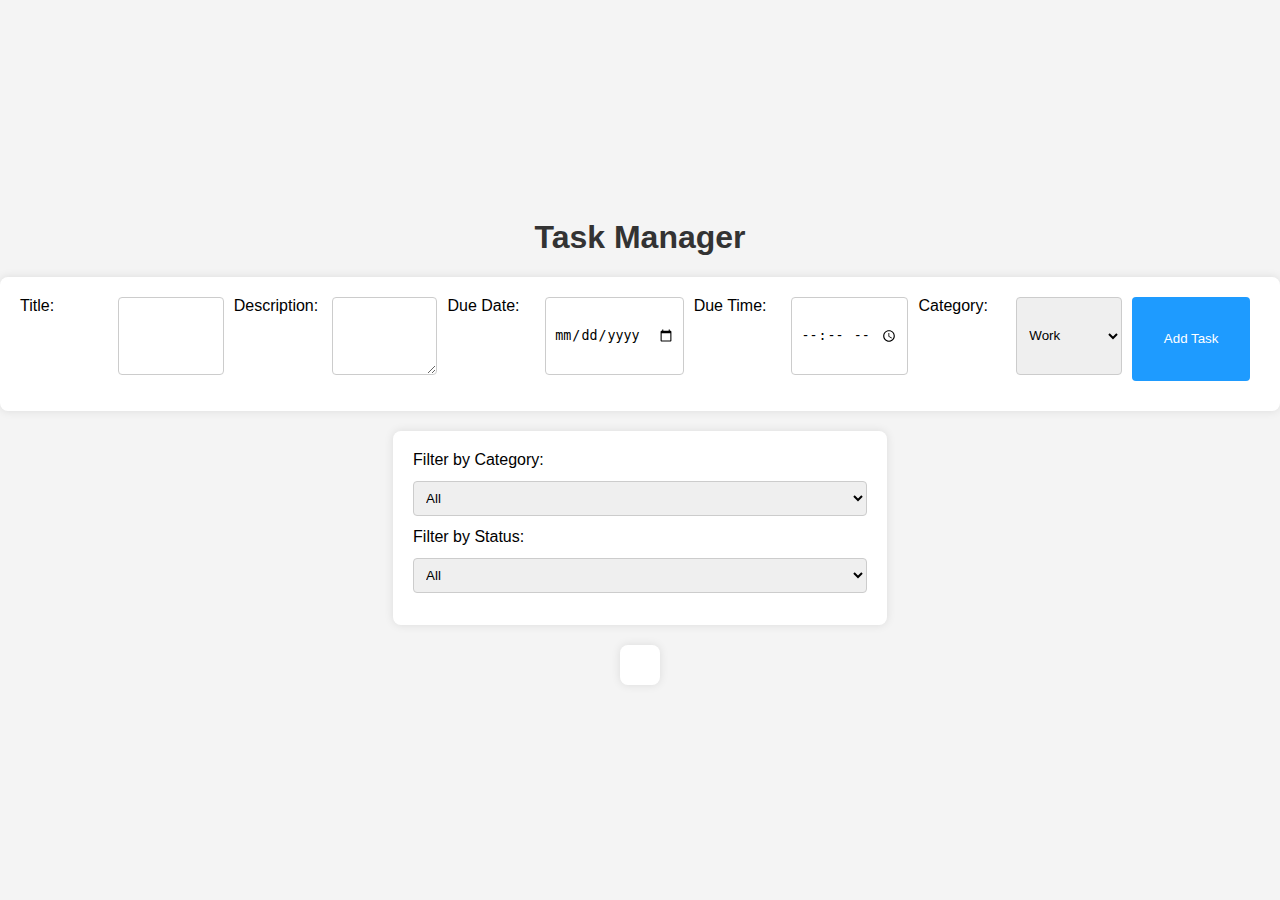
<file: index.html>
<!DOCTYPE html>
<html lang="en">
<head>
    <meta charset="UTF-8">
    <meta name="viewport" content="width=device-width, initial-scale=1.0">
    <link rel="stylesheet" href="styles.css">
    <title>Task Manager</title>
</head>
<body>

    <h1>Task Manager</h1>

    <form id="taskForm">
        <label for="title">Title:</label>
        <input type="text" id="title" required>

        <label for="description">Description:</label>
        <textarea id="description" rows="4" required></textarea>

        <label for="dueDate">Due Date:</label>
        <input type="date" id="dueDate" required>

           <label for="dueTime">Due Time:</label>
        <input type="time" id="dueTime">

        

        <label for="category">Category:</label>
        <select id="category" required>
            <option value="work">Work</option>
            <option value="personal">Personal</option>
            <option value="shopping">Shopping</option>
        </select>

        <button type="button" onclick="addTask()">Add Task</button>
        
    </form>

    <div id="filterOptions">
        <label for="categoryFilter">Filter by Category:</label>
        <select id="categoryFilter" onchange="filterTasksByCategory()">
            <option value="all">All</option>
            <option value="work">Work</option>
            <option value="personal">Personal</option>
            <option value="shopping">Shopping</option>
        </select>

        <label for="statusFilter">Filter by Status:</label>
        <select id="statusFilter" onchange="filterTasksByStatus()">
            <option value="all">All</option>
            <option value="completed">Completed</option>
            <option value="uncompleted">Uncompleted</option>
        </select>
    </div>

    <div id="taskList"></div>
    <br>

    <script src="script.js"></script>
    

</body>
</html>
</file>
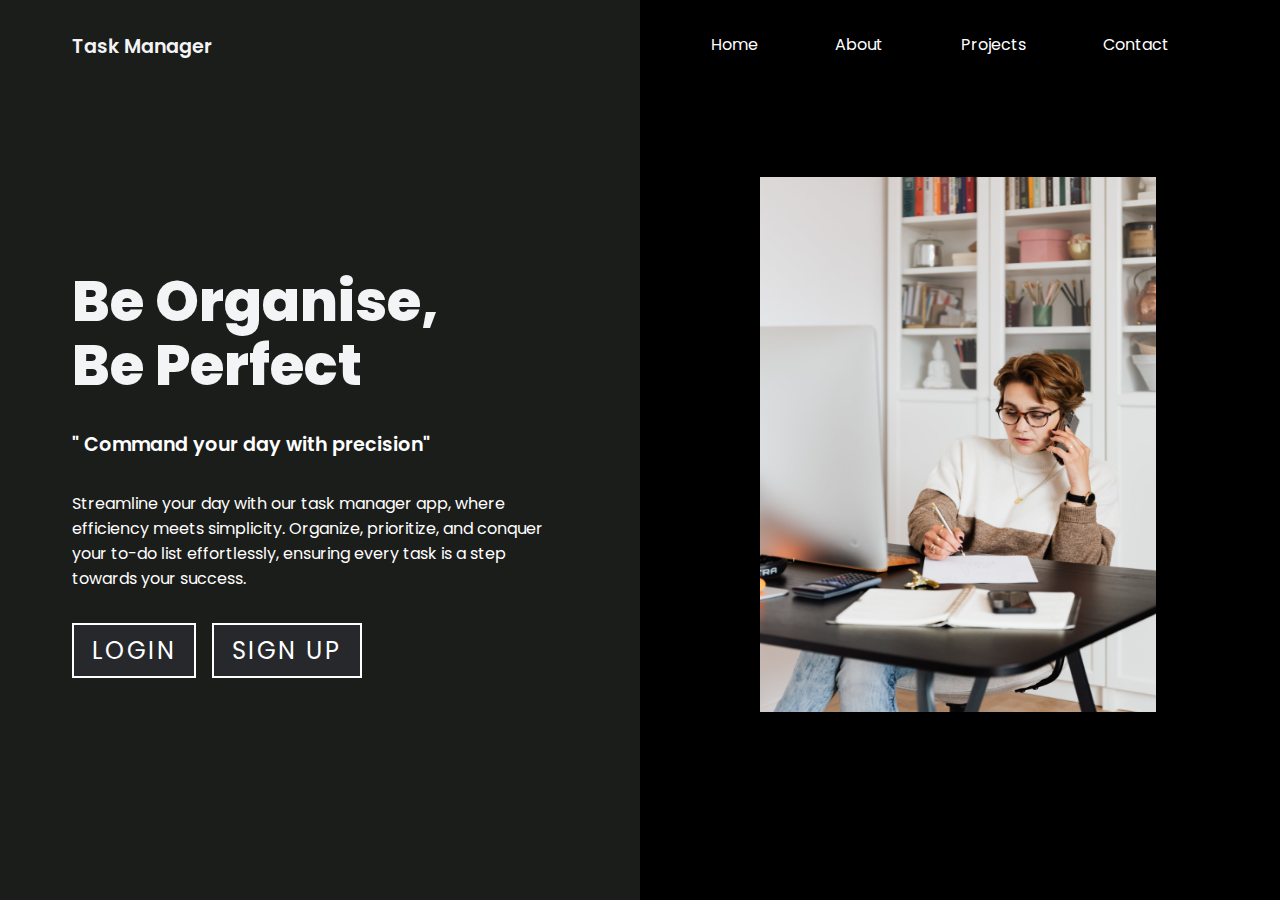
<file: landingpage.html>
<!DOCTYPE html>
<html lang="en">
  <head>
    <meta charset="UTF-8" />
    <meta http-equiv="X-UA-Compatible" content="IE=edge" />
    <meta name="viewport" content="width=device-width, initial-scale=1.0" />
    <link rel="stylesheet" href="landingpage.css" />
    <title>Web Design Mastery | Creative Agency Page</title>
  </head>
  <body>
    <header>
      <div class="container__left">
        <div class="nav__logo">Task Manager</div>
        <div class="content">
          <h1 class="title">Be Organise,<br />Be Perfect</h1>
          <p class="subtitle">"
            Command your day with precision"</p>
          <p class="description">
            Streamline your day with our task manager app, where efficiency meets simplicity. Organize, prioritize, and conquer your to-do list effortlessly, ensuring every task is a step towards your success.
          </p>
          <div class="action__btns">
            
            
            <a href="login.html" style="--clr:#f78e66";><span>Login</span><i> </i> </a>
            <a href="Register.html" style="--clr:#f78e66";><span>Sign Up</span><i> </i> </a>
          </div>
        </div>
      </div>
      <div class="container__right">
        <ul class="nav__links">
          <li class="link">Home</li>
          <li class="link">About</li>
          <li class="link">Projects</li>
          <li class="link">Contact</li>
        </ul>
        <div class="image">
          <img src="task manager image.jpg" alt="profile" />
          <div class="image__content">
            
          </div>
        </div>
      </div>
    </header>
  </body>
</html>
</file>
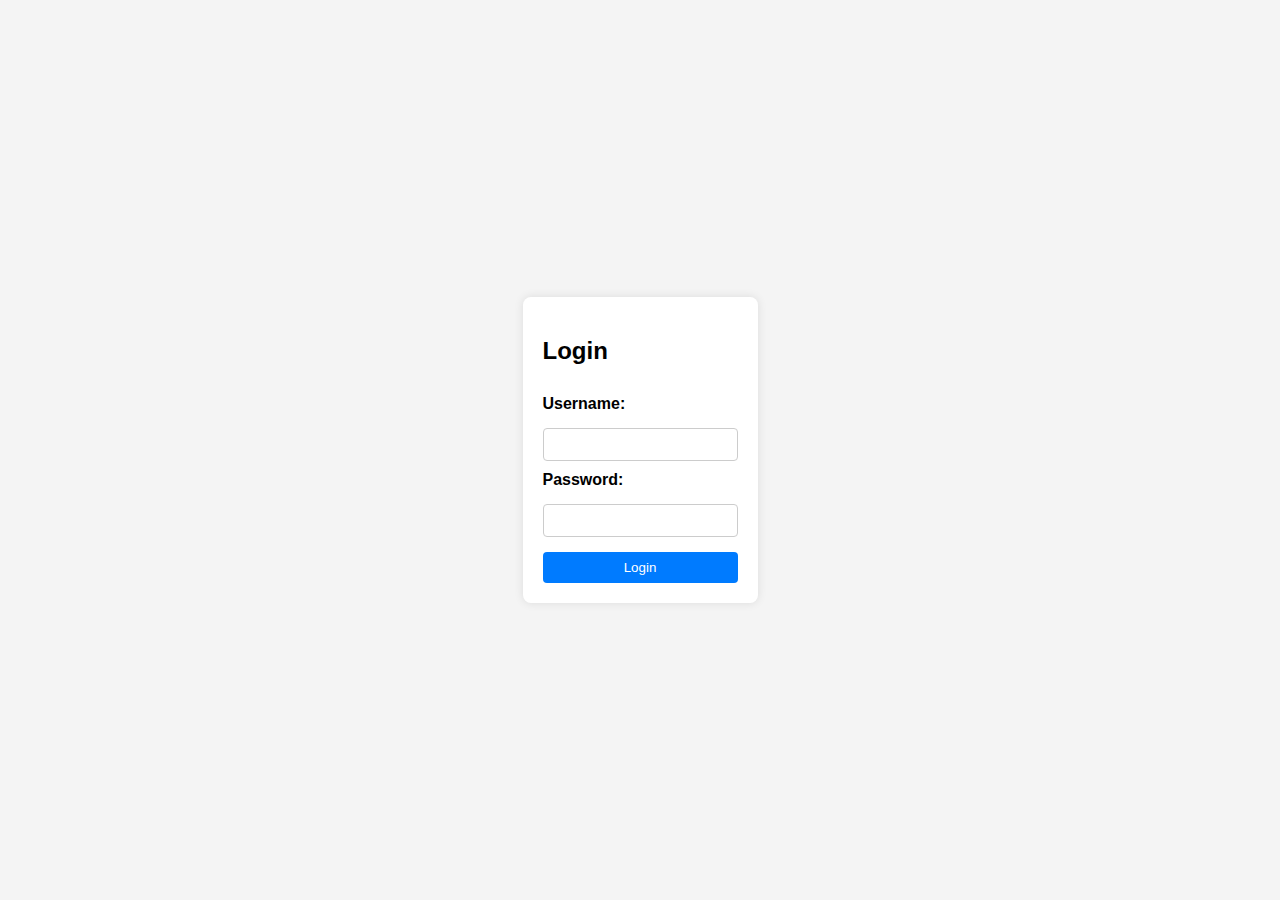
<file: login.html>
<!DOCTYPE html>
<html lang="en">
<head>
  <meta charset="UTF-8">
  <meta name="viewport" content="width=device-width, initial-scale=1.0">
  <link rel="stylesheet" href="login.css">
  <title>User Authentication</title>
</head>
<body>
  <div class="container">
    <form id="loginForm" class="form">
      <h2>Login</h2>
      <label for="username">Username:</label>
      <input type="text" id="username" name="username" required>

      <label for="password">Password:</label>
      <input type="password" id="password" name="password" required>

      <button type="submit" href="index.html">Login</button>
    </form>

   

    <button id="logoutBtn" class="hidden">Logout</button>
  </div>

  <script src="script.js"></script>
</body>
</html>
</file>
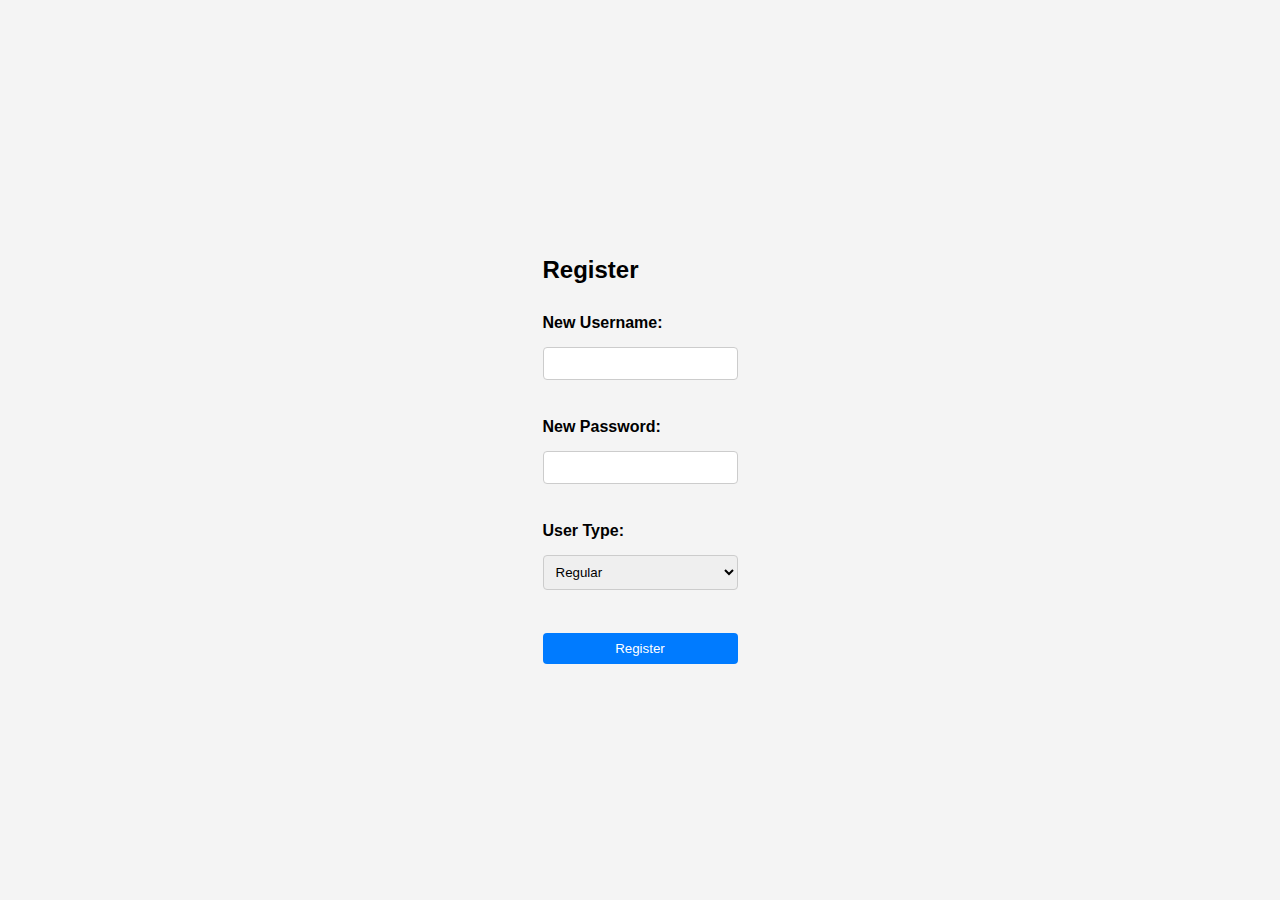
<file: Register.html>
<!DOCTYPE html>
<html lang="en">
<head>
    <meta charset="UTF-8">
    <meta name="viewport" content="width=device-width, initial-scale=1.0">
    <title>Document</title>
    <link rel="stylesheet" href="login.css">
</head>
<body>
    <form id="registrationForm" class="form">
        <h2>Register</h2>
        <label for="newUsername">New Username:</label>
        <input type="text" id="newUsername" name="newUsername" required>
        <br>
  
        <label for="newPassword">New Password:</label>
        <input type="password" id="newPassword" name="newPassword" required>
        <br>
        
        <label for="userType">User Type:</label>
        <select id="userType" name="userType">
          <option value="regular">Regular</option>
          <option value="premium">Premium</option>
          <option value="restricted">Restricted</option>
        </select>
        <br>
  
        <button type="submit">Register</button>
      </form>
      <script src="script.js"></script>
</body>
</html>
</file>
<file: styles.css>
body {
    font-family: Arial, sans-serif;
    margin: 20px;
}

h1 {
    text-align: center;
    
}

form, #filterOptions {
    display: flex;
    flex-wrap: wrap;
    margin-bottom: 20px;
}

form > * {
    flex: 1;
    margin-right: 10px;
}

label {
    display: block;
    margin-bottom: 5px;
}

input, textarea, select, button {
    width: 100%;
    margin-bottom: 10px;
}

#taskList {
    display: flex;
    flex-wrap: wrap;
}

.task {
    border: 1px solid #ccc;
    padding: 10px;
    margin: 10px;
    flex: 1 0 calc(30% - 20px);
}

.task h3 {
    margin-bottom: 5px;
}

.task input {
    margin-right: 5px;
}

/* styles.css */

body {
    font-family: 'Arial', sans-serif;
    background-color: #f4f4f4;
    margin: 0;
    padding: 0;
    display: flex;
    flex-direction: column;
    align-items: center;
    justify-content: center;
    height: 100vh;
}

h1 {
    color: #333;
}

#taskForm {
    background-color: #fff;
    padding: 20px;
    border-radius: 8px;
    box-shadow: 0 0 10px rgba(0, 0, 0, 0.1);
    margin-bottom: 20px;
}

label {
    display: block;
    margin-bottom: 8px;
}

input,
textarea,
select {
    width: 100%;
    padding: 8px;
    margin-bottom: 16px;
    box-sizing: border-box;
    border: 1px solid #ccc;
    border-radius: 4px;
}

button {
    background-color: #1e9bff;
    color: #fff;
    padding: 10px 15px;
    border: none;
    border-radius: 4px;
    cursor: pointer;
    transition: background-color 0.3s;
}

button:hover {
    background-color: #0d78b4;
}

#filterOptions {
    background-color: #fff;
    padding: 20px;
    border-radius: 8px;
    box-shadow: 0 0 10px rgba(0, 0, 0, 0.1);
    margin-bottom: 20px;
}

#filterOptions label,
#filterOptions select {
    margin-bottom: 12px;
    display: block;
}

#taskList {
    background-color: #fff;
    padding: 20px;
    border-radius: 8px;
    box-shadow: 0 0 10px rgba(0, 0, 0, 0.1);
}

/* ... (existing code) ... */

.reminder {
    background-color: #ffc107;
    color: #333;
    padding: 10px;
    margin: 10px 0;
    border-radius: 4px;
}

/* ... (existing code) ... */
</file>
<file: landingpage.css>
@import url("https://fonts.googleapis.com/css2?family=Poppins:wght@400;600;800&display=swap");

:root {
  --primary-color: #000000;
  --secondary-color: #1b1d1a;
  --text-light: #fff;
  --extra-light: #f3f4f6;
}

* {
  padding: 0;
  margin: 0;
  box-sizing: border-box;
}

img {
  width: 110%;
  height: 90%;
}

body {
  font-family: "Poppins", sans-serif;
  background-color: var(--primary-color);
}

header {
  display: flex;
  min-height: 100vh;
}

.container__left,
.container__right {
  flex: 1;
  display: flex;
  align-items: center;
  position: relative;
}

.container__left {
  background-color: var(--secondary-color);
  justify-content: flex-end;
}

.nav__logo {
  position: absolute;
  top: 0;
  width: 100%;
  max-width: 600px;
  padding: 2rem;
  margin-left: auto;
  font-size: 1.2rem;
  font-weight: 600;
  color: var(--extra-light);
}

.content {
  max-width: 600px;
  padding: 2rem;
  padding-top: 5rem;
  flex: 1;
  color: var(--extra-light);
  display: grid;
  gap: 2rem;
}

.title {
  font-size: 3.5rem;
  font-weight: 800;
  line-height: 4rem;
}

.subtitle {
  font-size: 1.2rem;
  font-weight: 600;
}

.description {
  max-width: 500px;
}

.action__btns {
  display: flex;
  align-items: center;
  gap: 1rem;
}

.btn {
  padding: 1rem 2rem;
  font-size: 1.2rem;
  background-color: transparent;
  outline: none;
  border: none;
  border-radius: 5rem;
  cursor: pointer;
}

.portfolio {
  background-color: var(--extra-light);
}

.cv {
  color: var(--text-light);
  text-decoration: underline;
  transition: 0.3s;
}

.cv:hover {
  color: var(--extra-light);
}

.nav__links {
  position: absolute;
  top: 0;
  width: 100%;
  max-width: 600px;
  padding: 2rem;
  list-style: none;
  display: flex;
  align-items: center;
  justify-content: space-around;
  z-index: 1;
}

.link {
  padding: 0 0.5rem;
  color: var(--text-light);
  cursor: pointer;
  transition: 0.3s;
}

.link:hover {
  color: var(--extra-light);
}

.image {
  max-width: 600px;
  padding: 2rem;
  padding-top: 5rem;
  flex: 1;
  display: grid;
  place-content: center;
  position: relative;
}

.image img {
  max-width: 400px;
}

.image__content {
  color: var(--extra-light);
  position: absolute;
  bottom: 1rem;
  right: 1rem;
  display: flex;
  flex-direction: column;
  align-items: flex-end;
  gap: 1rem;
}

.image__content h4 {
  background-color: var(--extra-light);
  color: var(--primary-color);
  padding: 0.5rem;
  border-radius: 5px;
}

.image__content p {
  font-size: 0.9rem;
  font-weight: 600;
}

@media (width < 900px) {
  header {
    flex-direction: column-reverse;
  }

  .container__left,
  .container__right {
    justify-content: center;
  }

  .content {
    text-align: center;
  }

  .action__btns {
    justify-content: center;
  }
}
/*buttion*/

a{
    position: relative;
    background-color: #fff;
    color: #fff;
    display: flex;
    
    text-decoration: none;
    text-transform: uppercase;
    font-size: 1.5em;
    letter-spacing: 0.1em;
    font-weight: 400;
    padding: 10px 20px;
    transition: 0.5s;
}

a:hover
{
    background: var(--clr);
    color:var(--clr);
    letter-spacing: 0.25em;
    box-shadow:0 0 35px var(--clr);

}
a:before
{
content: ' ';
position: absolute;
inset: 2px;
background: #27282c;
}
a span
{
position: relative;
z-index: 1;
}
a i
{
    position: absolute;
    inset: 0;
    display: block;

}
a i::before /*mistake*/
{
    content: '';
    position: absolute;
    top: 0;
    left: 80%;
    width: 80px;
    height: 4px;
    transform: translateX(-50%) skewX(325deg);
    transition: 0.5s;

   
}
a:hover i::after
{
    width: 20px;
    left: 80px;
}


h5{
    color: #fff;
    row-gap: 10px;
    
}
P
{
    color: #fff;
}
</file>
<file: login.css>
body {
    font-family: 'Arial', sans-serif;
    background-color: #f4f4f4;
    margin: 0;
    display: flex;
    align-items: center;
    justify-content: center;
    height: 100vh;
  }
  
  .container {
    background-color: #fff;
    padding: 20px;
    border-radius: 8px;
    box-shadow: 0 0 10px rgba(0, 0, 0, 0.1);
  }
  
  .form {
    display: flex;
    flex-direction: column;
    gap: 10px;
  }
  
  label {
    font-weight: bold;
  }
  
  input, select, button {
    margin-top: 5px;
    padding: 8px;
    border: 1px solid #ccc;
    border-radius: 4px;
  }
  
  button {
    cursor: pointer;
    background-color: #007bff;
    color: #fff;
    border: none;
  }
  
  button:hover {
    background-color: #0056b3;
  }
  
  .hidden {
    display: none;
  }
</file>
